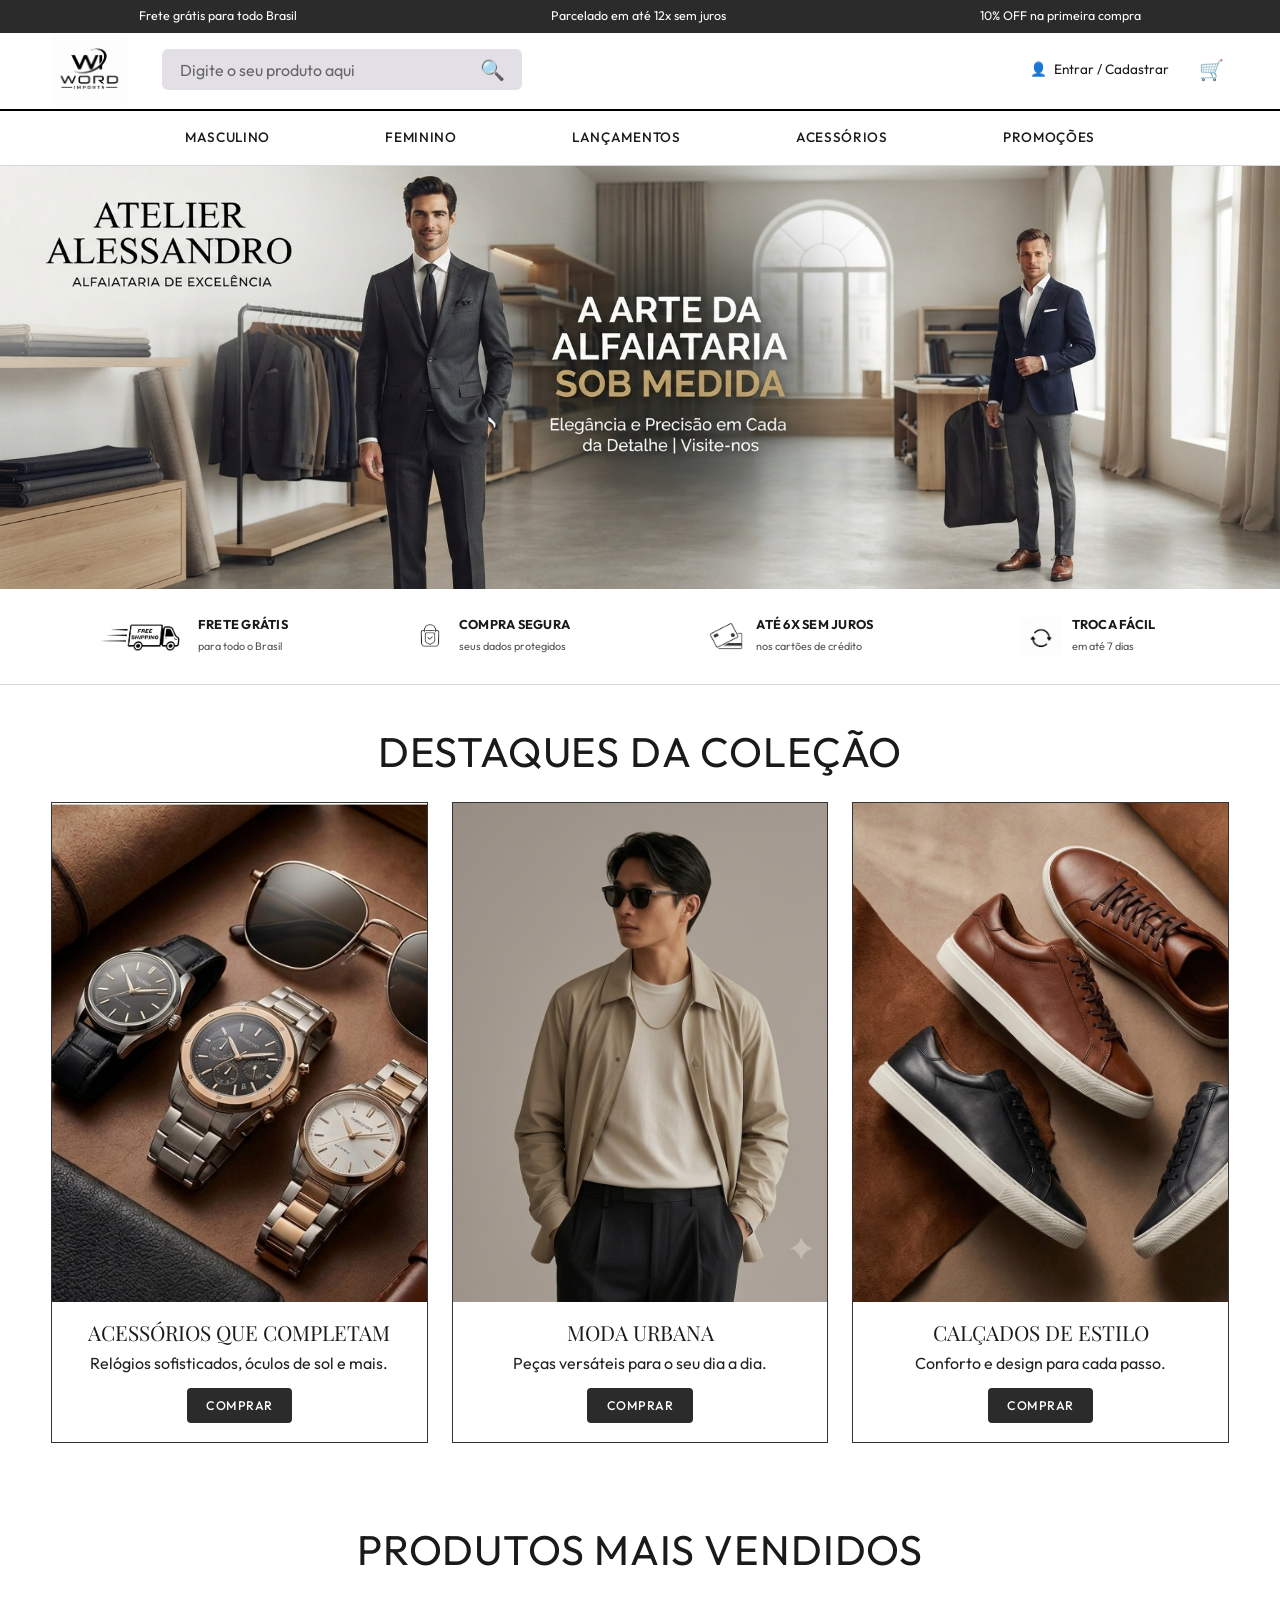
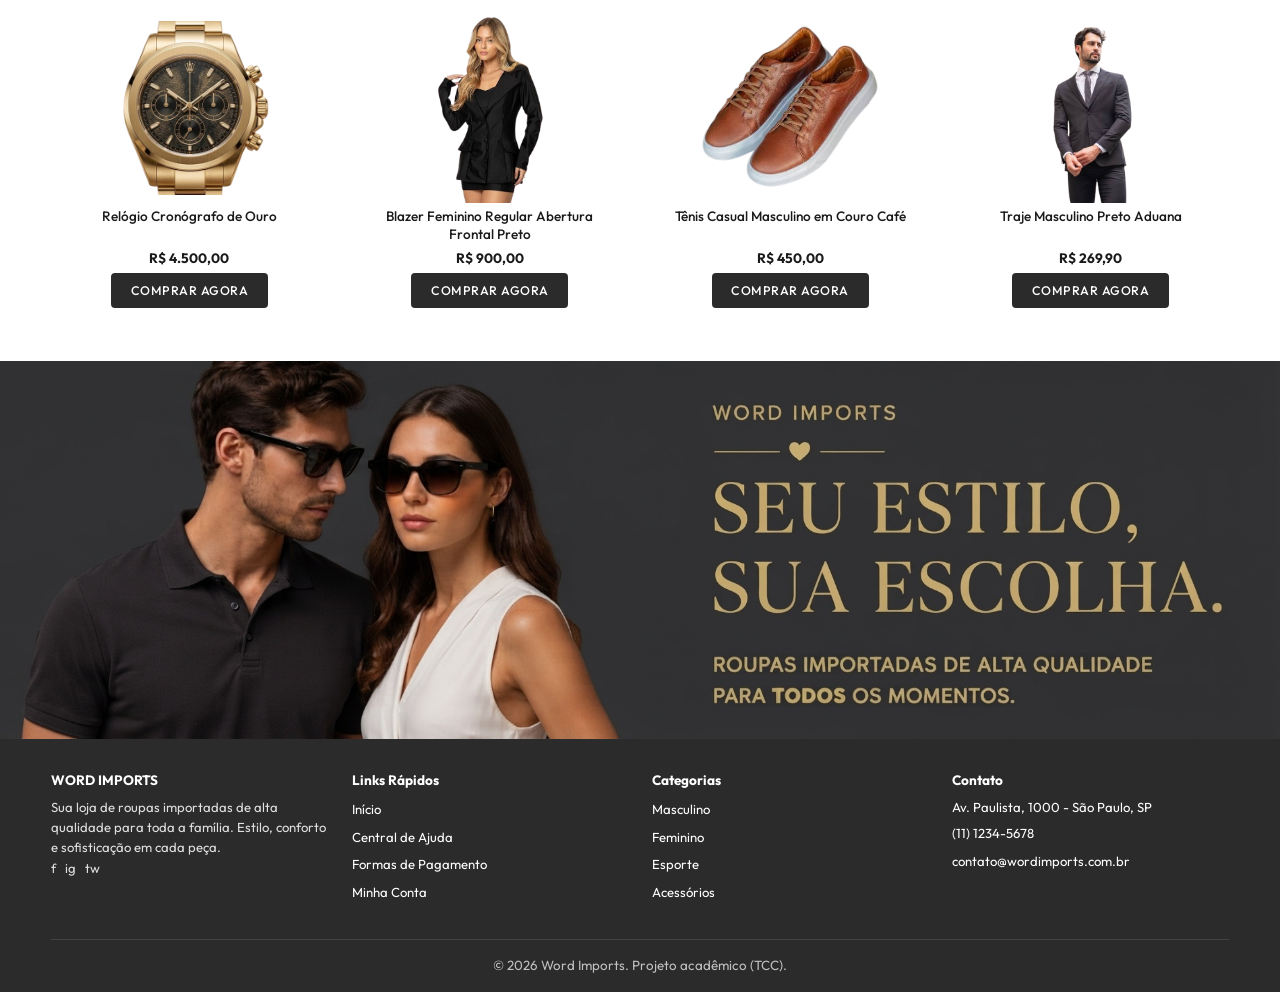
<file: index.html>
<!DOCTYPE html>
<html lang="pt-BR">
<head>
<meta charset="UTF-8">
<meta name="viewport" content="width=device-width, initial-scale=1">
<title>Word Imports – Moda importada</title>
<meta name="description" content="Word Imports – roupas importadas de alta qualidade para todos os momentos.">
<link rel="preconnect" href="https://fonts.googleapis.com">
<link href="https://fonts.googleapis.com/css2?family=Outfit:wght@400;500;700&family=Playfair+Display:wght@600&display=swap" rel="stylesheet">
<link rel="stylesheet" href="styles.css">
</head>
<body data-page="home" class="v2">
<div id="site-header"></div>
<main id="main">
<a class="hero-img" href="catalogo.html?c=masculino" aria-label="A arte da alfaiataria sob medida – ver coleção masculina"><img src="assets/novo/hero.jpg" alt="Atelier Alessandro – A arte da alfaiataria sob medida. Elegância e precisão em cada detalhe"></a>
<div class="wrap perks" role="list">
<a role="listitem" href="ajuda.html"><img src="assets/novo/i-frete.png" alt=""><span><b>Frete grátis</b><small>para todo o Brasil</small></span></a>
<a role="listitem" href="ajuda.html"><img src="assets/novo/i-seguro.png" alt=""><span><b>Compra segura</b><small>seus dados protegidos</small></span></a>
<a role="listitem" href="ajuda.html"><img src="assets/novo/i-cartao.png" alt=""><span><b>Até 6x sem juros</b><small>nos cartões de crédito</small></span></a>
<a role="listitem" href="trocas.html"><img src="assets/novo/i-troca.jpg" alt=""><span><b>Troca fácil</b><small>em até 7 dias</small></span></a></div>
<hr class="divider">
<section class="sec wrap" aria-labelledby="d"><h2 id="d">Destaques da coleção</h2><div class="feat">
<article><img src="assets/novo/dest-acessorios.png" alt="Relógios e óculos de sol sobre superfície de couro"><h3>Acessórios que completam</h3><p>Relógios sofisticados, óculos de sol e mais.</p><a class="btn" href="catalogo.html?c=acessorios">Comprar</a></article>
<article><img src="assets/novo/dest-moda.jpg" alt="Homem de óculos escuros com jaqueta bege"><h3>Moda urbana</h3><p>Peças versáteis para o seu dia a dia.</p><a class="btn" href="catalogo.html?c=masculino">Comprar</a></article>
<article><img src="assets/novo/dest-calcados.jpg" alt="Tênis casuais de couro"><h3>Calçados de estilo</h3><p>Conforto e design para cada passo.</p><a class="btn" href="catalogo.html?c=calcados">Comprar</a></article></div></section>
<section class="sec wrap" aria-labelledby="b"><h2 id="b">Produtos mais vendidos</h2><div class="best" id="best"></div></section>
<img class="brandimg" src="assets/novo/marca.jpg" alt="Word Imports – Seu estilo, sua escolha. Roupas importadas de alta qualidade para todos os momentos">
</main>
<div id="site-footer"></div>
<script src="script.js"></script>
</body>
</html>
</file>
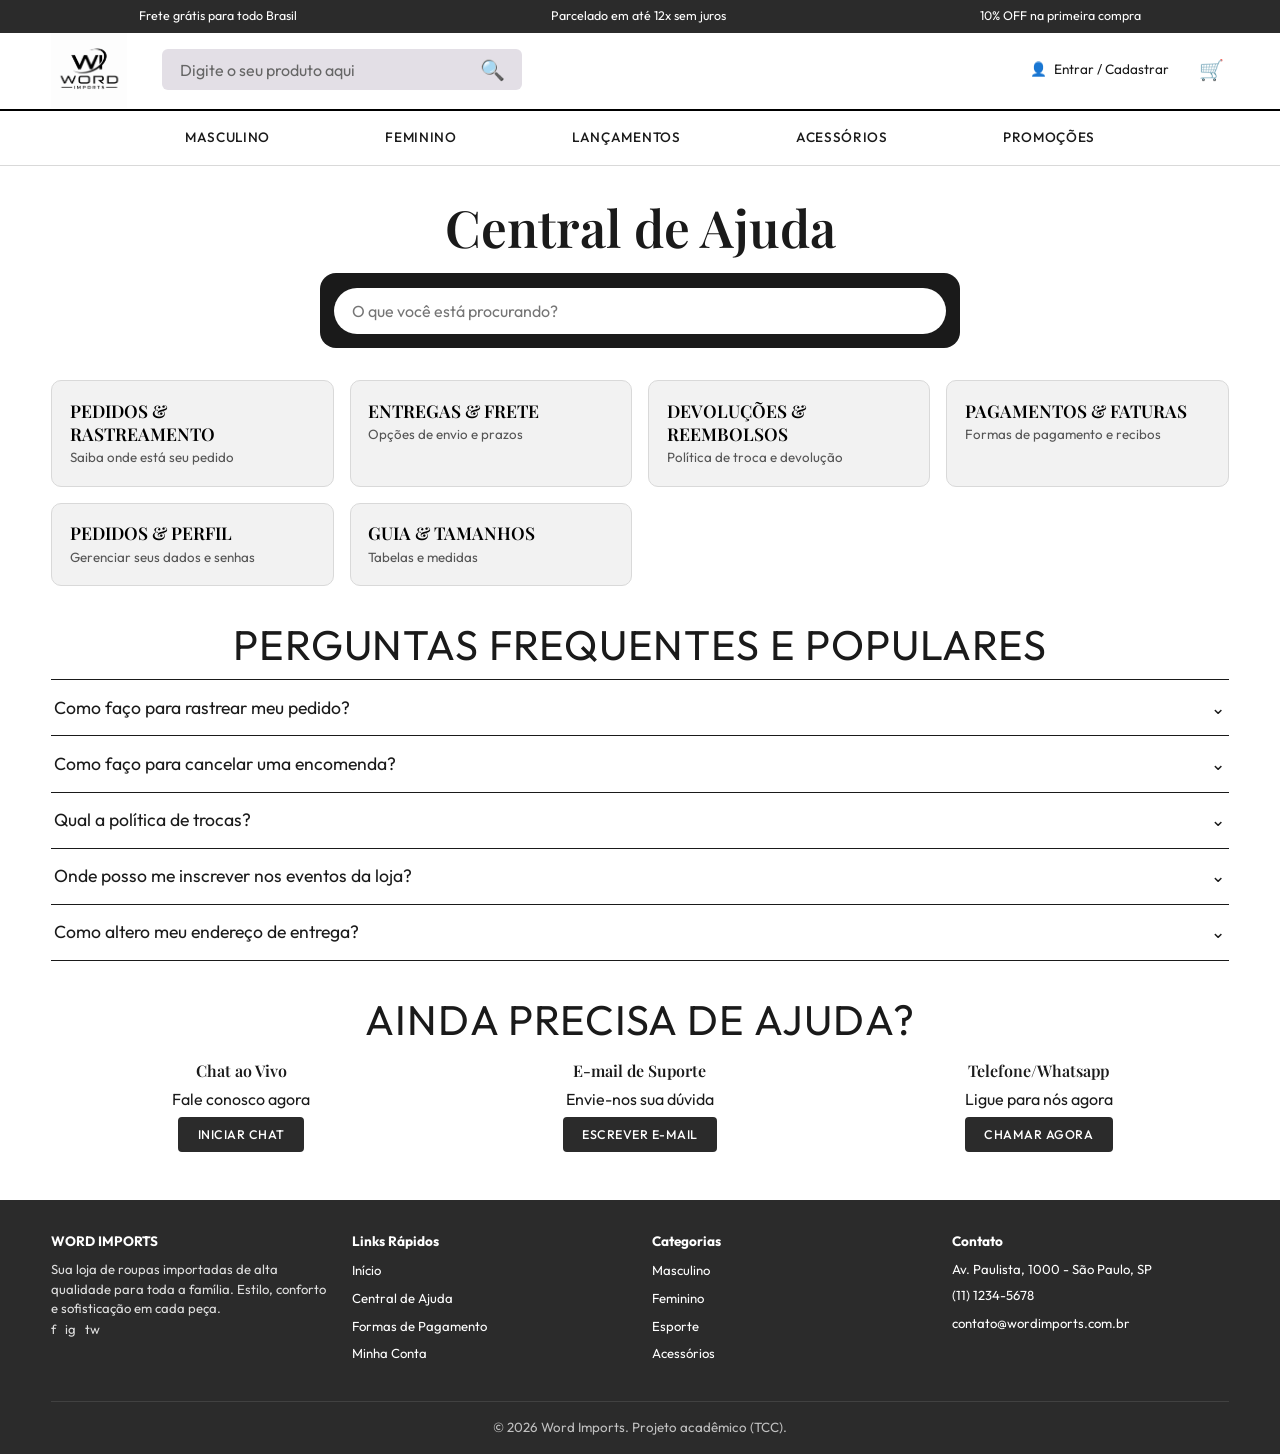
<file: ajuda.html>
<!DOCTYPE html>
<html lang="pt-BR">
<head>
<meta charset="UTF-8">
<meta name="viewport" content="width=device-width, initial-scale=1">
<title>Central de ajuda – Word Imports</title>
<meta name="description" content="Word Imports – roupas importadas de alta qualidade para todos os momentos.">
<link rel="preconnect" href="https://fonts.googleapis.com">
<link href="https://fonts.googleapis.com/css2?family=Outfit:wght@400;500;700&family=Playfair+Display:wght@600&display=swap" rel="stylesheet">
<link rel="stylesheet" href="styles.css">
</head>
<body data-page="ajuda" class="v2">
<div id="site-header"></div>
<main id="main" class="wrap"><h1 style="text-align:center;padding:2rem 0 1rem;font-size:clamp(2rem,6vw,3.2rem)">Central de Ajuda</h1>
<div class="help-search"><input id="hq" type="search" placeholder="O que você está procurando?" aria-label="Buscar nas perguntas frequentes"></div>
<div class="cats"><button data-info="ped"><b>PEDIDOS &amp; RASTREAMENTO</b><small>Saiba onde está seu pedido</small></button><button data-info="ent"><b>ENTREGAS &amp; FRETE</b><small>Opções de envio e prazos</small></button><a class="cats" href="trocas.html" style="display:block;margin:0"><button style="width:100%;height:100%"><b>DEVOLUÇÕES &amp; REEMBOLSOS</b><small>Política de troca e devolução</small></button></a><button data-info="pag"><b>PAGAMENTOS &amp; FATURAS</b><small>Formas de pagamento e recibos</small></button><button data-info="per"><b>PEDIDOS &amp; PERFIL</b><small>Gerenciar seus dados e senhas</small></button><button data-info="gui"><b>GUIA &amp; TAMANHOS</b><small>Tabelas e medidas</small></button></div>
<h2 style="margin-bottom:.5rem">PERGUNTAS FREQUENTES E POPULARES</h2><div id="faq"><details><summary>Como faço para rastrear meu pedido?</summary><p>Use o código de rastreio enviado por e-mail no site dos Correios.</p></details><details><summary>Como faço para cancelar uma encomenda?</summary><p>Entre em contato pelo chat antes do envio do pedido.</p></details><details><summary>Qual a política de trocas?</summary><p>Trocas em até 7 dias. Veja a página <a class="lnk" href="trocas.html">Trocas e devoluções</a>.</p></details><details><summary>Onde posso me inscrever nos eventos da loja?</summary><p>Assine a newsletter pelo chat e receba os convites.</p></details><details><summary>Como altero meu endereço de entrega?</summary><p>Em Minha conta &gt; Endereços, antes da confirmação do pedido.</p></details></div><p id="none" hidden style="padding:1rem">Nenhuma pergunta encontrada. Fale com a gente abaixo.</p>
<h2 id="contato" style="margin:2rem 0 1rem">AINDA PRECISA DE AJUDA?</h2><div class="contact"><div><b class="serif">Chat ao Vivo</b><span>Fale conosco agora</span><button class="btn sm" id="chat">Iniciar chat</button></div><div><b class="serif">E-mail de Suporte</b><span>Envie-nos sua dúvida</span><a class="btn sm" id="mail" href="#">Escrever E-mail</a></div><div><b class="serif">Telefone/Whatsapp</b><span>Ligue para nós agora</span><a class="btn sm" id="tel" href="#" target="_blank" rel="noopener">Chamar Agora</a></div></div></main>
<div id="site-footer"></div>
<script src="script.js"></script>
</body>
</html>
</file>
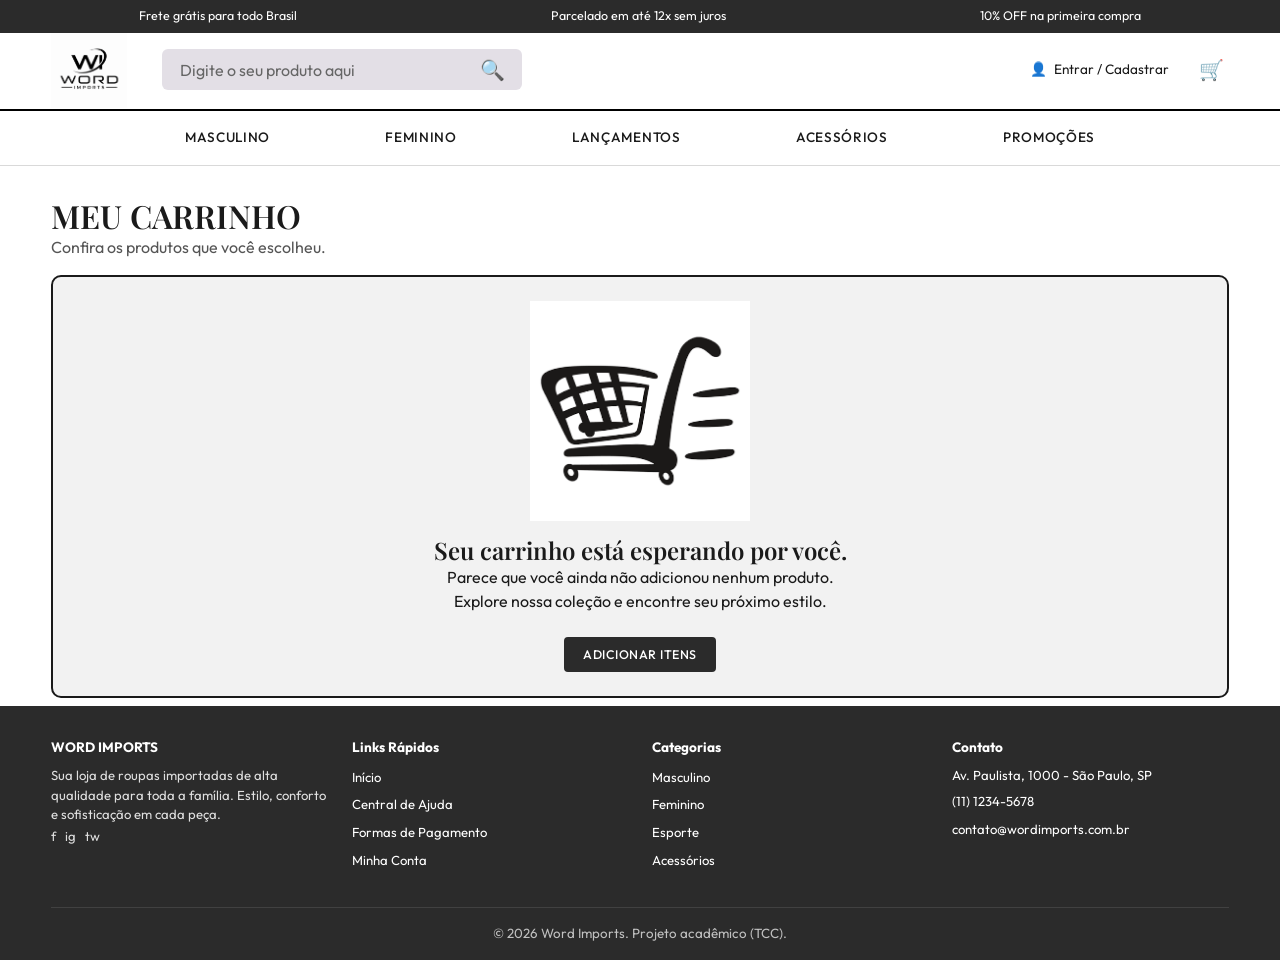
<file: carrinho.html>
<!DOCTYPE html>
<html lang="pt-BR">
<head>
<meta charset="UTF-8">
<meta name="viewport" content="width=device-width, initial-scale=1">
<title>Meu carrinho – Word Imports</title>
<meta name="description" content="Word Imports – roupas importadas de alta qualidade para todos os momentos.">
<link rel="preconnect" href="https://fonts.googleapis.com">
<link href="https://fonts.googleapis.com/css2?family=Outfit:wght@400;500;700&family=Playfair+Display:wght@600&display=swap" rel="stylesheet">
<link rel="stylesheet" href="styles.css">
</head>
<body data-page="cart" class="v2">
<div id="site-header"></div>
<main id="main" class="wrap"><div class="ptitle"><h1>MEU CARRINHO</h1><p>Confira os produtos que você escolheu.</p></div><section class="cartbox" id="cartBox" aria-live="polite"></section></main>
<div id="site-footer"></div>
<script src="script.js"></script>
</body>
</html>
</file>
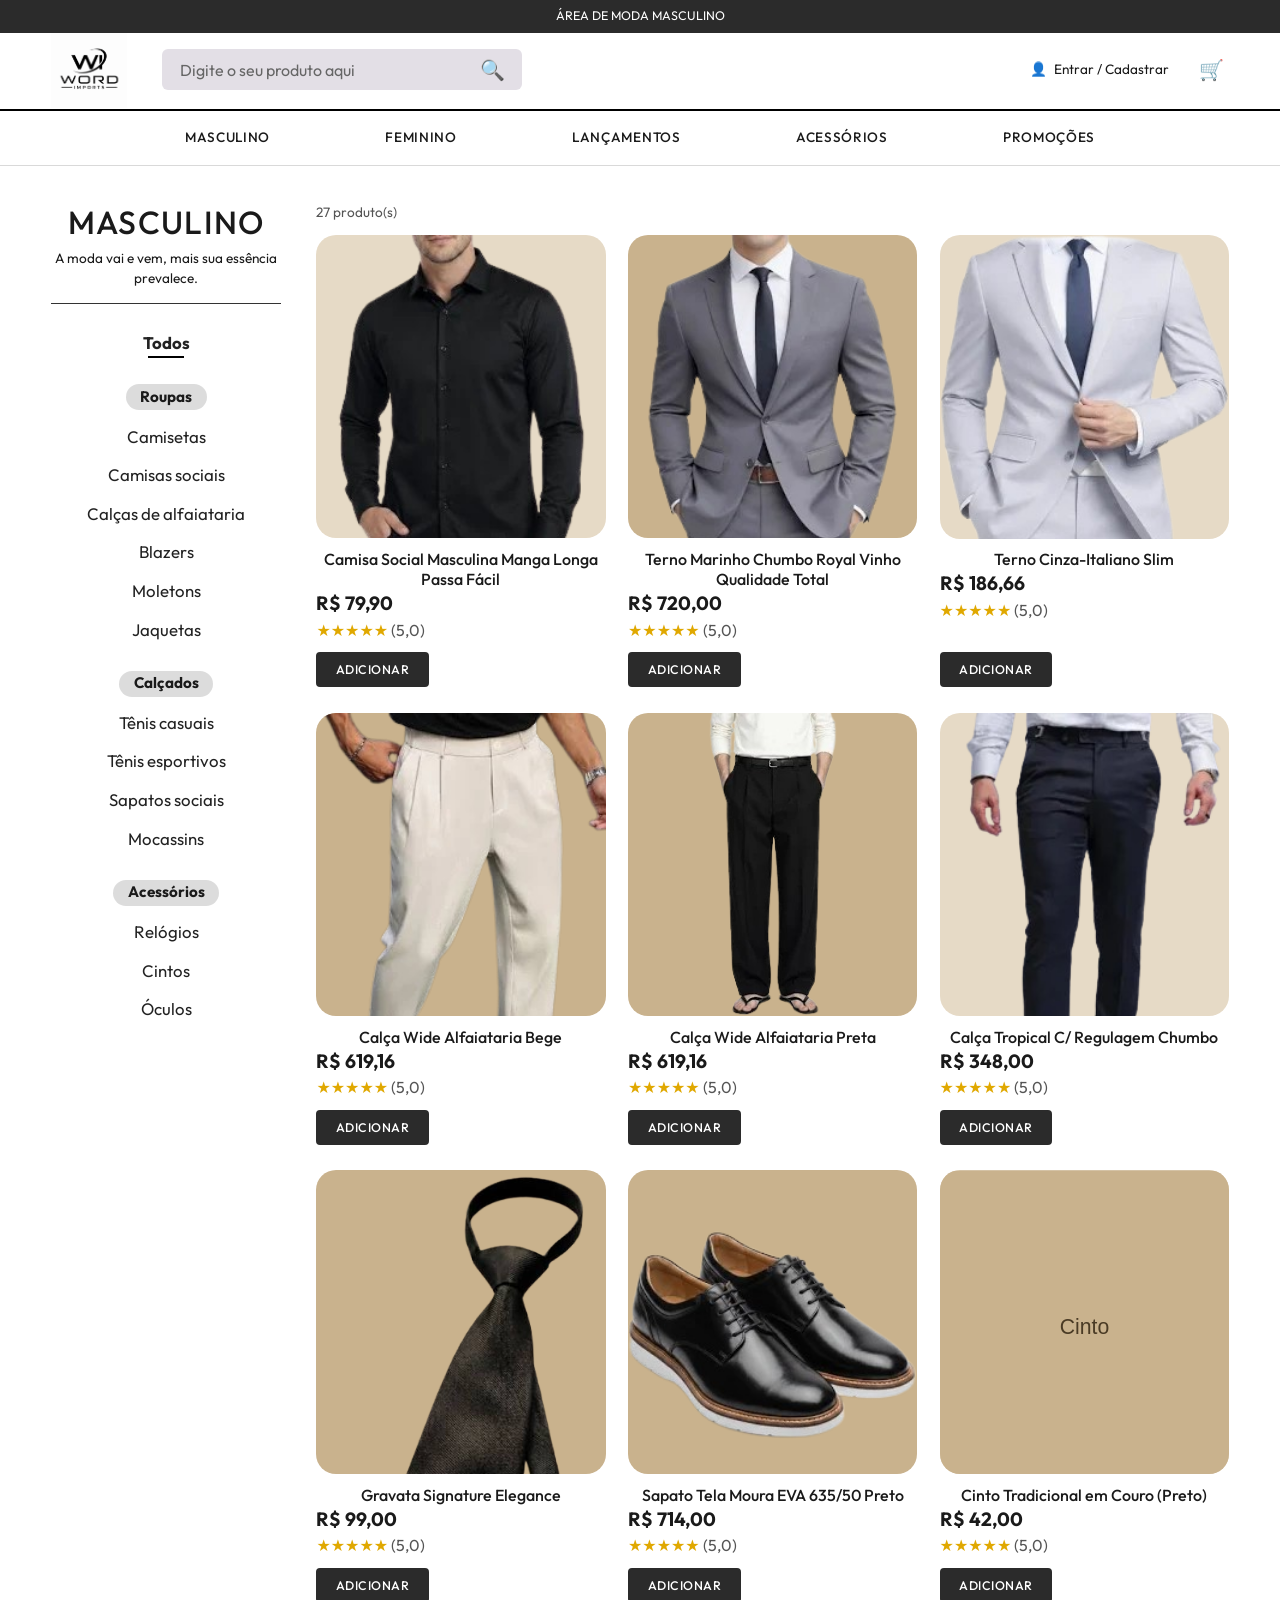
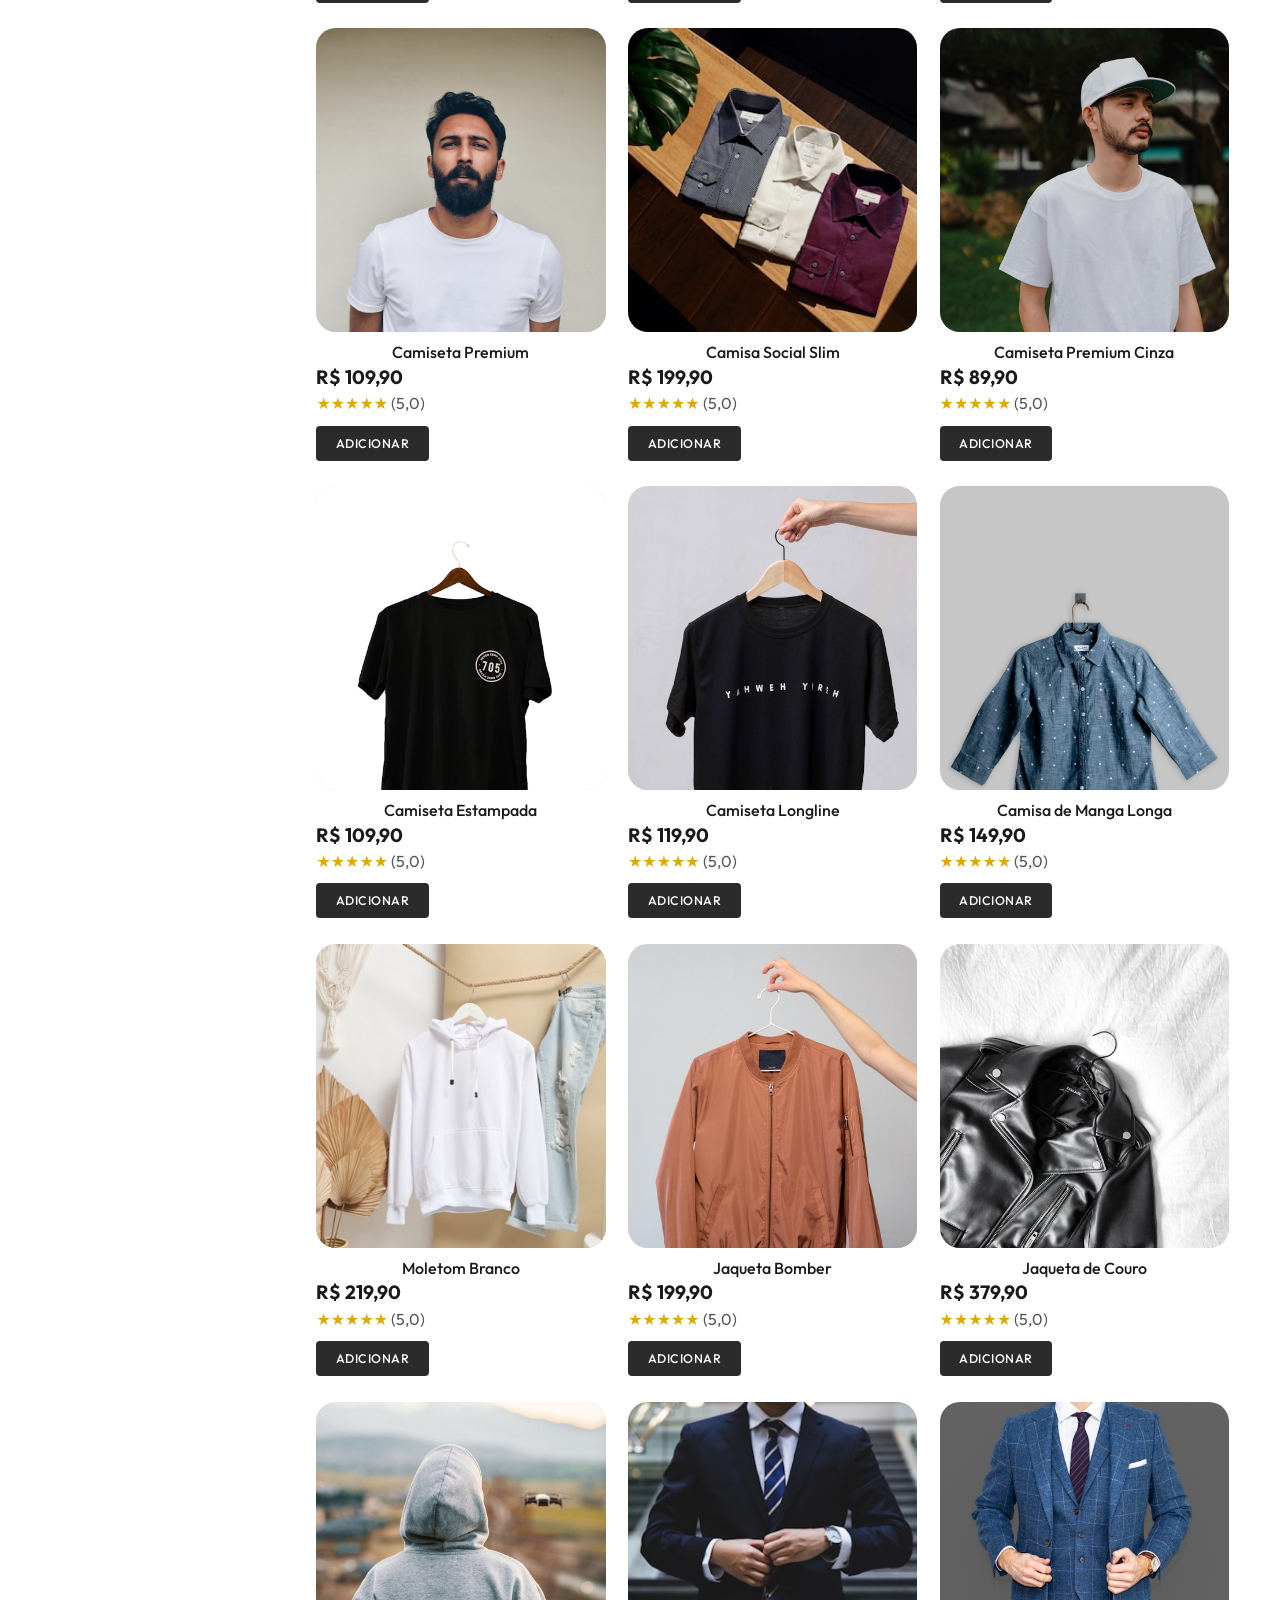
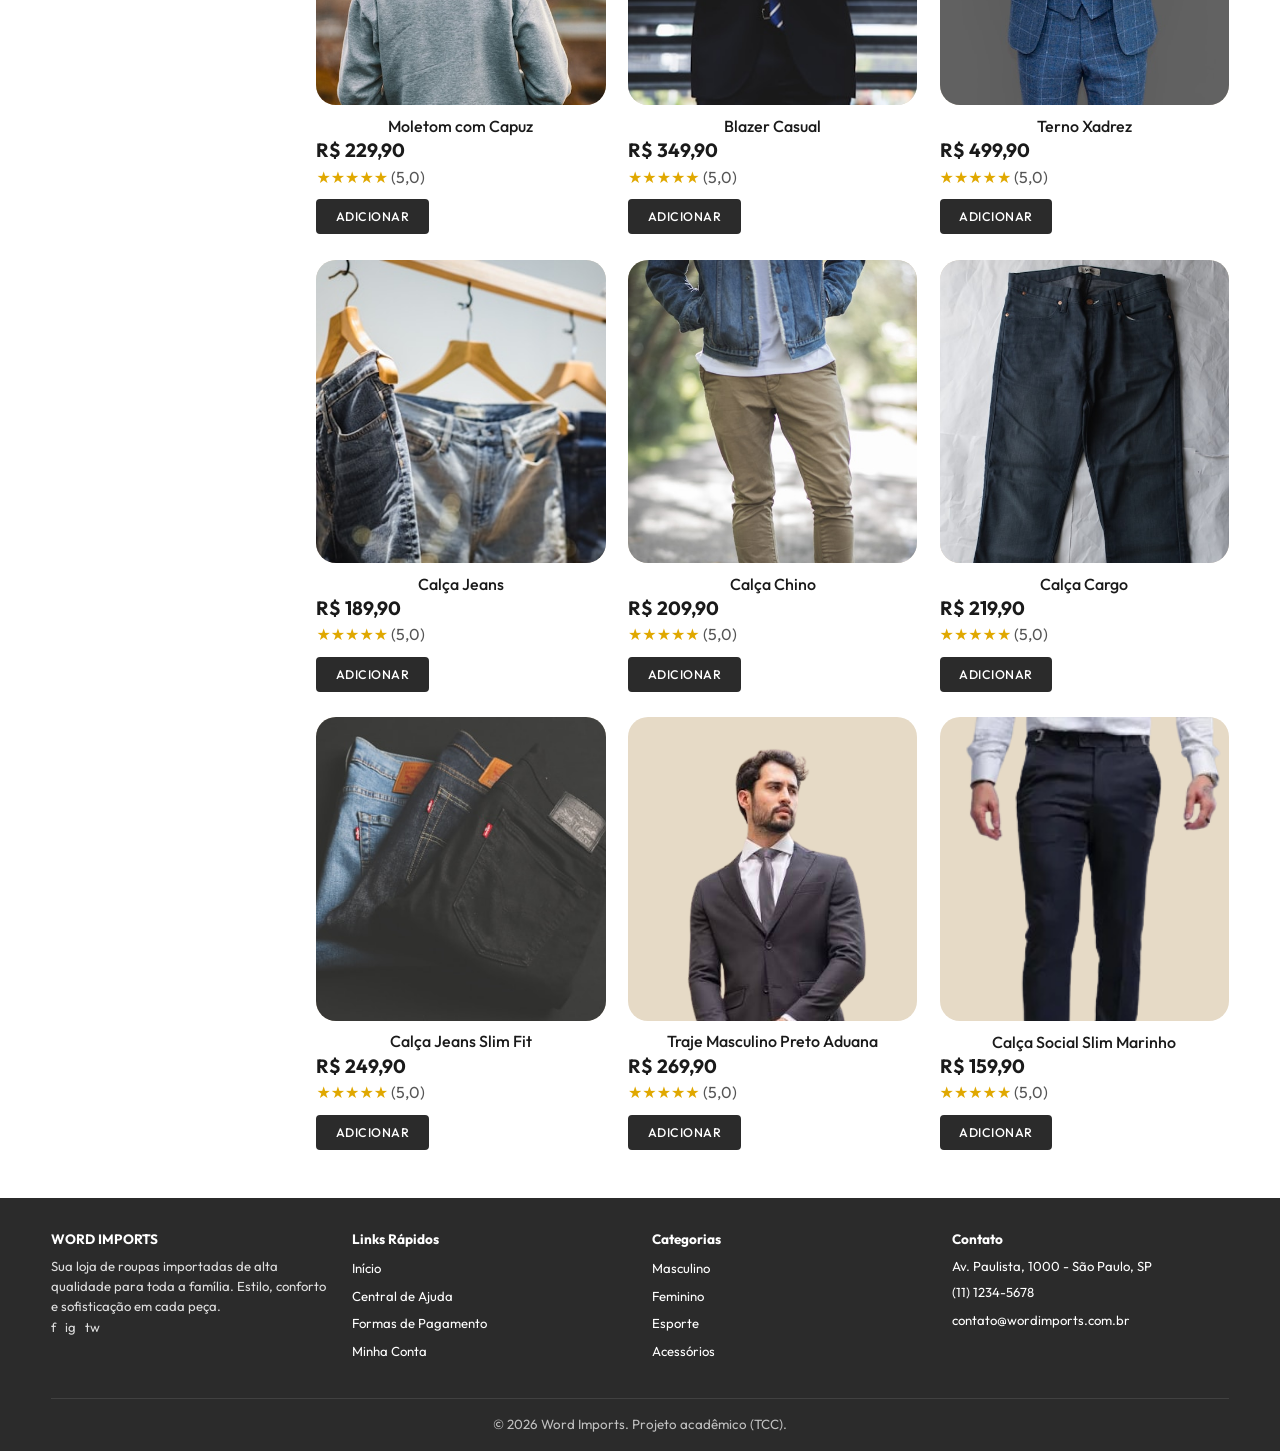
<file: catalogo.html>
<!DOCTYPE html>
<html lang="pt-BR">
<head>
<meta charset="UTF-8">
<meta name="viewport" content="width=device-width, initial-scale=1">
<title>Catálogo – Word Imports</title>
<meta name="description" content="Word Imports – roupas importadas de alta qualidade para todos os momentos.">
<link rel="preconnect" href="https://fonts.googleapis.com">
<link href="https://fonts.googleapis.com/css2?family=Outfit:wght@400;500;700&family=Playfair+Display:wght@600&display=swap" rel="stylesheet">
<link rel="stylesheet" href="styles.css">
</head>
<body data-page="catalogo" class="v2">
<div id="site-header"></div>
<main id="main"></main>
<div id="site-footer"></div>
<script src="script.js"></script>
</body>
</html>
</file>
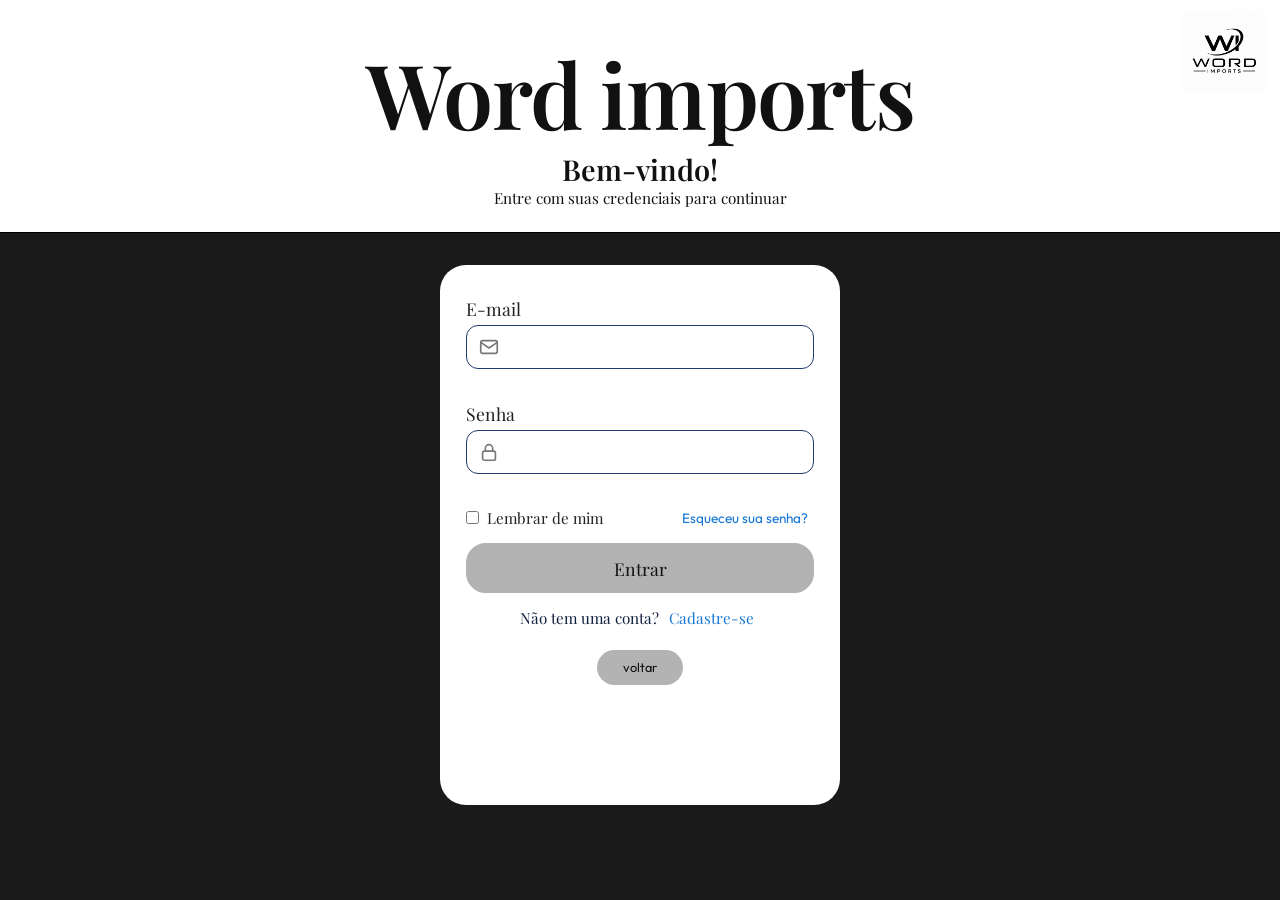
<file: login.html>
<!DOCTYPE html>
<html lang="pt-BR">
<head>
<meta charset="UTF-8">
<meta name="viewport" content="width=device-width, initial-scale=1">
<title>Entrar – Word Imports</title>
<meta name="description" content="Word Imports – roupas importadas de alta qualidade para todos os momentos.">
<link rel="preconnect" href="https://fonts.googleapis.com">
<link href="https://fonts.googleapis.com/css2?family=Outfit:wght@400;500;700&family=Playfair+Display:wght@600&display=swap" rel="stylesheet">
<link rel="stylesheet" href="styles.css">
</head>
<body data-page="login">
<div class="lg"><header class="lg-top"><img class="lg-logo" src="assets/novo/logo-login.png" alt="Word Imports"><h1>Word imports</h1><h2 id="ttl">Bem-vindo!</h2><p id="sub">Entre com suas credenciais para continuar</p></header>
<main class="lg-card"><form id="lf" novalidate aria-labelledby="ttl"><label id="nmL" hidden>Nome<input name="nome" autocomplete="name" style="border:1px solid #1f3a6e;border-radius:12px;height:44px"><span class="err"></span></label>
<label>E-mail<span class="ico"><svg viewBox="0 0 24 24" aria-hidden="true"><rect x="3" y="5" width="18" height="14" rx="2"/><path d="m3 7 9 6 9-6"/></svg><input name="email" type="email" autocomplete="email"></span><span class="err"></span></label>
<label>Senha<span class="ico"><svg viewBox="0 0 24 24" aria-hidden="true"><rect x="5" y="11" width="14" height="10" rx="2"/><path d="M8 11V8a4 4 0 0 1 8 0v3"/></svg><input name="senha" type="password" autocomplete="current-password"></span><span class="err"></span></label>
<div class="row"><label class="chk"><input type="checkbox"> Lembrar de mim</label><button type="button" class="lnk" id="forgot">Esqueceu sua senha?</button></div>
<button class="btn" id="go">Entrar</button>
<p id="swT" style="text-align:center">Não tem uma conta? <button type="button" class="lnk" id="sw">Cadastre-se</button></p>
<a class="lg-back" href="index.html">voltar</a></form></main></div>
<script src="script.js"></script>
</body>
</html>
</file>
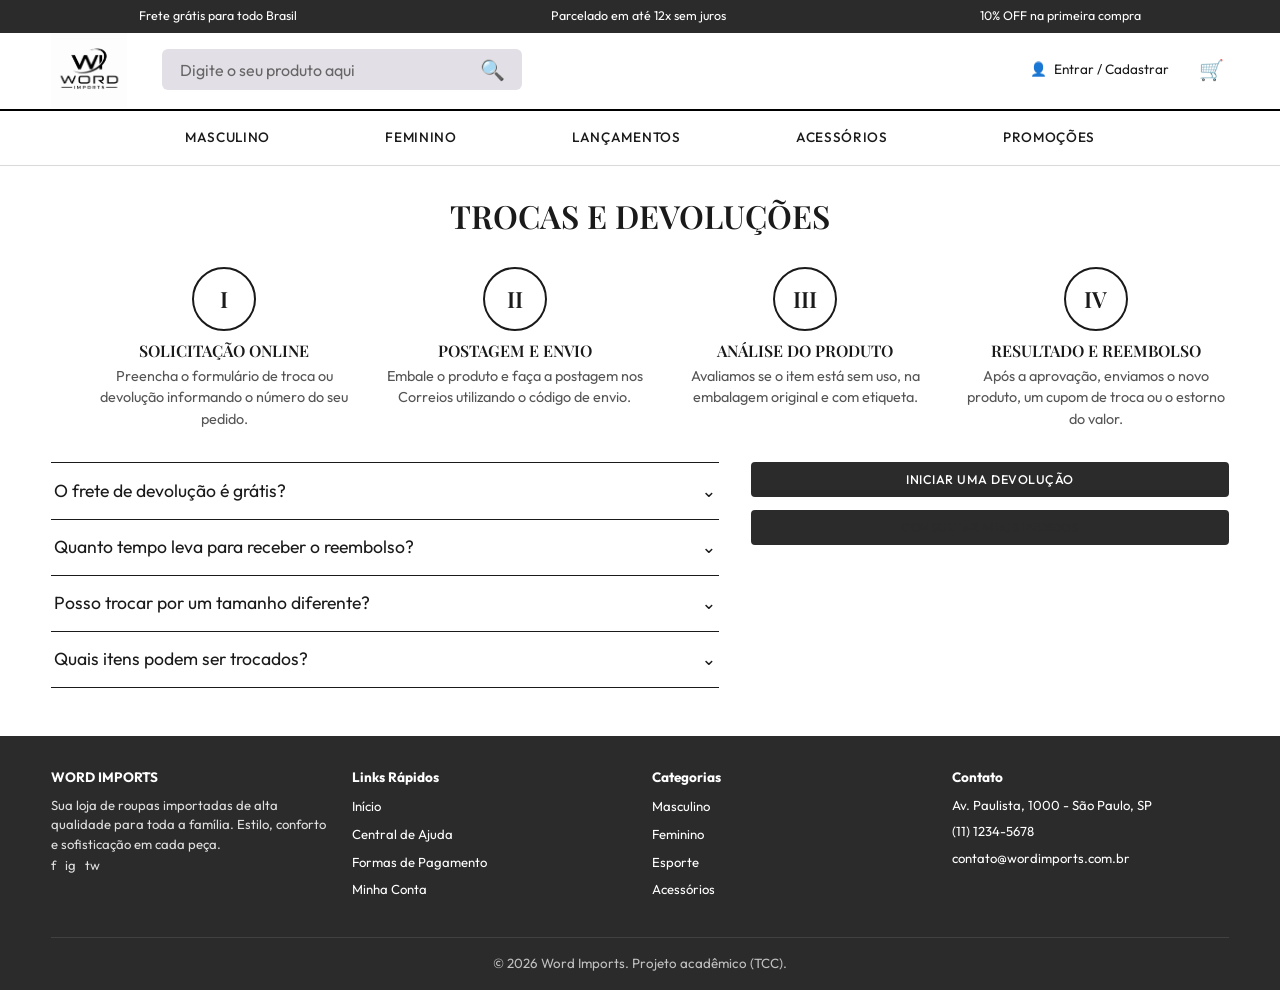
<file: trocas.html>
<!DOCTYPE html>
<html lang="pt-BR">
<head>
<meta charset="UTF-8">
<meta name="viewport" content="width=device-width, initial-scale=1">
<title>Trocas e devoluções – Word Imports</title>
<meta name="description" content="Word Imports – roupas importadas de alta qualidade para todos os momentos.">
<link rel="preconnect" href="https://fonts.googleapis.com">
<link href="https://fonts.googleapis.com/css2?family=Outfit:wght@400;500;700&family=Playfair+Display:wght@600&display=swap" rel="stylesheet">
<link rel="stylesheet" href="styles.css">
</head>
<body data-page="trocas" class="v2">
<div id="site-header"></div>
<main id="main" class="wrap"><h1 style="text-align:center;padding:2rem 0">TROCAS E DEVOLUÇÕES</h1>
<ol class="steps"><li><span>I</span><h3>SOLICITAÇÃO ONLINE</h3><p>Preencha o formulário de troca ou devolução informando o número do seu pedido.</p></li><li><span>II</span><h3>POSTAGEM E ENVIO</h3><p>Embale o produto e faça a postagem nos Correios utilizando o código de envio.</p></li><li><span>III</span><h3>ANÁLISE DO PRODUTO</h3><p>Avaliamos se o item está sem uso, na embalagem original e com etiqueta.</p></li><li><span>IV</span><h3>RESULTADO E REEMBOLSO</h3><p>Após a aprovação, enviamos o novo produto, um cupom de troca ou o estorno do valor.</p></li></ol>
<div class="split"><div><details><summary>O frete de devolução é grátis?</summary><p>Sim, para defeitos e erros nossos. Nos demais casos, o frete é por conta do cliente.</p></details><details><summary>Quanto tempo leva para receber o reembolso?</summary><p>Até 10 dias úteis após a análise do produto.</p></details><details><summary>Posso trocar por um tamanho diferente?</summary><p>Sim, sujeito à disponibilidade em estoque.</p></details><details><summary>Quais itens podem ser trocados?</summary><p>Itens sem uso, com etiqueta e embalagem original, em até 7 dias após o recebimento.</p></details></div>
<div class="stack"><button class="btn" id="ret">Iniciar uma Devolução</button><button class="btn ghost" id="ord">Consultar meus pedidos</button></div></div></main>
<div id="site-footer"></div>
<script src="script.js"></script>
</body>
</html>
</file>
<file: styles.css>
:root{--bg:#f2f6e6;--ink:#10203f;--navy:#0b3a82;--navy-d:#082a60;--line:#b9c4a8;--mut:#4a5670;--card:#e7eedb;--ok:#1d7a3c;--err:#b3261e;--r:10px}
*{box-sizing:border-box;margin:0}
html{scroll-behavior:smooth}
body{font-family:'Outfit',system-ui,sans-serif;background:var(--bg);color:var(--ink);line-height:1.5;overflow-x:hidden}
img{max-width:100%;display:block}
a{color:inherit;text-decoration:none}
h1,h2,h3,.serif{font-family:'Playfair Display',Georgia,serif;font-weight:600;line-height:1.15}
:focus-visible{outline:3px solid #f0a500;outline-offset:2px}
.wrap{width:min(1200px,92%);margin-inline:auto}
.skip{position:absolute;left:-999px}.skip:focus{left:8px;top:8px;background:#fff;padding:8px;z-index:99}
.btn{display:inline-block;border:2px solid var(--navy);background:var(--navy);color:#fff;padding:.7rem 1.4rem;border-radius:8px;font:500 1rem 'Outfit';cursor:pointer;text-align:center;transition:background .2s,transform .15s,color .2s}
.btn:hover{background:var(--navy-d)}.btn:active{transform:scale(.97)}
.btn.ghost{background:transparent;color:var(--navy)}.btn.ghost:hover{background:var(--navy);color:#fff}
.btn.sm{padding:.45rem .9rem;font-size:.9rem}
.topbar{background:var(--ink);color:#fff;text-align:center;font-size:.8rem;padding:.35rem;letter-spacing:.04em}
.hdr{background:#dfe7ee;position:sticky;top:0;z-index:20;border-bottom:1px solid var(--line)}
.hdr .wrap{display:flex;align-items:center;gap:1.2rem;min-height:68px;flex-wrap:wrap}
.logo img{height:46px;width:auto;mix-blend-mode:multiply}
.nav{display:flex;gap:1.6rem;margin-right:auto}
.nav a{font-weight:500;padding:.3rem 0;border-bottom:2px solid transparent;transition:border-color .2s,color .2s}
.nav a:hover,.nav a[aria-current]{border-color:var(--navy);color:var(--navy)}
.search{display:flex;background:#c9c9ea;border-radius:99px;padding:.25rem .8rem;align-items:center;min-width:200px}
.search input{border:0;background:none;font:inherit;padding:.3rem;width:100%;outline:none}
.search button,.ibtn{background:none;border:0;cursor:pointer;font-size:1.25rem;padding:.3rem;position:relative;color:var(--ink);border-radius:8px}
.ibtn:hover{background:rgba(0,0,0,.08)}
.badge{position:absolute;top:-4px;right:-6px;background:var(--navy);color:#fff;border-radius:99px;font-size:.7rem;min-width:18px;height:18px;line-height:18px;text-align:center}
.burger{display:none}
@media(max-width:820px){.burger{display:block;margin-left:auto}.nav{display:none;order:5;width:100%;flex-direction:column;gap:.2rem;padding-bottom:.8rem}.nav.open{display:flex}.search{order:4;flex:1}}
main{min-height:60vh}
.hero{display:grid;grid-template-columns:1fr 1fr;background:#b9b7cc;overflow:hidden}
.hero .txt{padding:clamp(1.5rem,5vw,4rem);display:flex;flex-direction:column;gap:.8rem;justify-content:center}
.hero h1{font-size:clamp(2rem,6vw,4.2rem);letter-spacing:.03em}
.hero .big{font:600 clamp(3.5rem,10vw,6rem)/1 'Playfair Display'}
.hero .tag{background:var(--ink);color:#fff;padding:.3rem .8rem;width:fit-content;font-size:.85rem}
.hero img{width:100%;height:100%;min-height:280px;object-fit:cover;object-position:top}
@media(max-width:700px){.hero{grid-template-columns:1fr}}
.perks{display:grid;grid-template-columns:repeat(auto-fit,minmax(180px,1fr));gap:1rem;padding:1.5rem 0;border-bottom:1px solid var(--line);text-align:center}
.perks a{padding:.5rem;border-radius:8px;transition:background .2s}.perks a:hover{background:var(--card)}
.perks b{display:block;font-family:'Playfair Display';font-size:1.1rem}.perks small{color:var(--mut)}
.sec{padding:2.5rem 0}.sec>h2,.wrap>h2{text-align:center;font-size:clamp(1.5rem,4vw,2.2rem);margin-bottom:1.5rem}
.feat{display:grid;grid-template-columns:repeat(auto-fit,minmax(240px,1fr));gap:1.2rem}
.feat article{background:var(--card);border:1px solid var(--line);text-align:center;padding-bottom:1rem;transition:transform .2s,box-shadow .2s}
.feat article:hover{transform:translateY(-3px);box-shadow:0 8px 18px rgba(16,32,63,.15)}
.feat img{width:100%;aspect-ratio:4/3;object-fit:cover;margin-bottom:.8rem}
.feat h3{font-size:1.15rem;padding:0 .6rem}.feat p{color:var(--mut);margin:.3rem 0 .8rem;padding:0 .6rem}
.grid{display:grid;grid-template-columns:repeat(4,1fr);gap:1.4rem}
@media(max-width:900px){.grid{grid-template-columns:repeat(3,1fr)}}@media(max-width:640px){.grid{grid-template-columns:repeat(2,1fr);gap:.8rem}}
.card{background:var(--card);border:1px solid var(--line);display:flex;flex-direction:column;transition:transform .2s,box-shadow .2s}
.card:hover{transform:translateY(-3px);box-shadow:0 8px 18px rgba(16,32,63,.15)}
.card img{width:100%;aspect-ratio:3/4;object-fit:cover;background:#ddd}
.card .in{padding:.7rem;display:flex;flex-direction:column;gap:.15rem;flex:1}
.card h3{font:600 1rem 'Outfit'}.stars{color:#e0a800;font-size:.85rem}.stars i{color:var(--mut);font-style:normal}
.price{font-weight:700;font-size:1.1rem}.card small{color:var(--mut)}
.card .btn{margin-top:auto;width:100%}
.banner{position:relative;background:var(--ink)}.banner img{width:100%;max-height:300px;object-fit:cover;object-position:left center;min-height:140px}
.ptitle{padding:2rem 0 1rem}.ptitle h1{font-size:2rem}.ptitle p{color:var(--mut)}
.empty{text-align:center;padding:3rem 1rem;grid-column:1/-1}
.brandband{background:var(--navy);color:#fff}.brandband .wrap{display:grid;grid-template-columns:1fr 1fr;align-items:center;gap:1rem}
.brandband img{height:100%;max-height:320px;width:100%;object-fit:cover;object-position:top}.brandband h2{font-size:clamp(1.8rem,5vw,3.2rem)}.brandband p{opacity:.85;margin-top:.5rem}
@media(max-width:700px){.brandband .wrap{grid-template-columns:1fr;padding-bottom:1.5rem}}
.ftr{background:var(--navy);color:#fff;padding:1.6rem 0}
.ftr .wrap{display:flex;flex-wrap:wrap;align-items:center;gap:1rem 2rem;justify-content:space-between}
.ftr .brand{font:600 1.5rem/1.1 'Playfair Display'}.ftr nav{display:flex;gap:1.5rem;flex-wrap:wrap}
.ftr a{transition:opacity .2s}.ftr a:hover{opacity:.7;text-decoration:underline}
.ftr small{width:100%;opacity:.7;text-align:center}
.steps{display:grid;grid-template-columns:repeat(auto-fit,minmax(200px,1fr));gap:1.5rem;text-align:center;padding-bottom:2rem}
.steps li{list-style:none}.steps span{display:grid;place-items:center;width:64px;height:64px;margin:0 auto .7rem;border:2px solid var(--ink);border-radius:50%;font:600 1.4rem 'Playfair Display'}
.steps h3{font-size:1rem;margin-bottom:.3rem}.steps p{font-size:.9rem;color:var(--mut)}
.split{display:grid;grid-template-columns:1.4fr 1fr;gap:2rem;align-items:start;padding-bottom:3rem}
@media(max-width:760px){.split{grid-template-columns:1fr}}
details{border-top:1px solid var(--ink)}details:last-of-type{border-bottom:1px solid var(--ink)}
summary{cursor:pointer;padding:.9rem .2rem;font-size:1.1rem;list-style:none;display:flex;justify-content:space-between;transition:background .2s}
summary:hover{background:var(--card)}summary::after{content:'⌄';transition:transform .2s}details[open] summary::after{transform:rotate(180deg)}
details p{padding:0 .2rem 1rem;color:var(--mut)}
.stack{display:flex;flex-direction:column;gap:.8rem}
.help-search{max-width:640px;margin:0 auto 2rem;background:var(--ink);border-radius:16px;padding:.9rem}
.help-search input{width:100%;border:0;border-radius:99px;padding:.7rem 1.1rem;font:inherit}
.cats{display:grid;grid-template-columns:repeat(auto-fit,minmax(260px,1fr));gap:1rem;margin-bottom:2rem}
.cats button{display:flex;flex-direction:column;text-align:left;gap:.2rem;background:var(--card);border:1px solid var(--line);border-radius:var(--r);padding:1.1rem;font:inherit;cursor:pointer;transition:transform .2s,border-color .2s}
.cats button:hover{transform:translateY(-3px);border-color:var(--navy)}.cats b{font:600 1.1rem 'Playfair Display'}.cats small{color:var(--mut)}
.contact{display:grid;grid-template-columns:repeat(auto-fit,minmax(220px,1fr));gap:1.2rem;text-align:center;padding-bottom:3rem}
.contact div{display:flex;flex-direction:column;align-items:center;gap:.4rem}
.cartbox{background:var(--card);border:2px solid var(--ink);border-radius:var(--r);padding:1.5rem;margin-bottom:3rem}
.cartbox.empty-s{text-align:center}.cartbox.empty-s img{width:220px;margin:0 auto 1rem}
.line{display:grid;grid-template-columns:80px 1fr auto;gap:1rem;align-items:center;padding:.8rem 0;border-bottom:1px solid var(--line)}
.line img{width:80px;height:100px;object-fit:cover}.qty{display:flex;align-items:center;gap:.5rem;margin-top:.3rem}
.qty button{width:32px;height:32px;border-radius:50%;border:1px solid var(--ink);background:#fff;cursor:pointer;font-size:1.1rem;transition:background .2s}.qty button:hover{background:var(--card)}
.link{background:none;border:0;color:var(--err);cursor:pointer;font:inherit;text-decoration:underline}
.sum{margin-top:1rem;display:grid;gap:.3rem;text-align:right}.sum .tot{font:700 1.4rem 'Outfit'}.ok{color:var(--ok)}
.auth{min-height:100vh;display:grid;grid-template-rows:auto 1fr;background:linear-gradient(#f2f6e6 0 30%,var(--navy) 30%)}
.auth header{text-align:center;padding:2rem 1rem}.auth h1{font-size:clamp(2.5rem,8vw,4.5rem)}
.acard{width:min(900px,92%);margin:0 auto 2rem;background:rgba(242,246,230,.95);border-radius:28px;padding:2rem;display:grid;grid-template-columns:1.3fr 1fr;gap:1.5rem;align-items:center;align-self:start}
.acard img{max-width:240px;margin:auto}@media(max-width:700px){.acard{grid-template-columns:1fr}.acard img{order:-1;max-width:150px}}
form{display:grid;gap:.9rem}label{font:600 1.05rem 'Playfair Display';display:grid;gap:.3rem}
input,select,textarea{font:1rem 'Outfit';padding:.7rem .9rem;border:2px solid var(--ink);border-radius:12px;background:#fff;transition:border-color .2s,box-shadow .2s;width:100%}
input:focus,select:focus,textarea:focus{border-color:var(--navy);box-shadow:0 0 0 3px rgba(11,58,130,.25);outline:none}
[aria-invalid=true]{border-color:var(--err)}.err{color:var(--err);font:.85rem 'Outfit';min-height:1em}
.row{display:flex;justify-content:space-between;gap:.5rem;flex-wrap:wrap;font-size:.95rem}.row a,.lnk{color:var(--navy);text-decoration:underline;background:none;border:0;font:inherit;cursor:pointer}
.chk{display:flex;align-items:center;gap:.5rem;font:400 1rem 'Outfit'}.chk input{width:auto}
dialog{border:0;border-radius:16px;padding:1.6rem;width:min(480px,92%);background:var(--bg);color:var(--ink)}
dialog::backdrop{background:rgba(8,20,45,.6)}dialog h2{font-size:1.4rem;margin-bottom:.8rem}dialog .acts{display:flex;gap:.6rem;justify-content:flex-end;margin-top:1rem}
.toast{position:fixed;bottom:20px;left:50%;transform:translate(-50%,30px);background:var(--ink);color:#fff;padding:.8rem 1.3rem;border-radius:10px;opacity:0;pointer-events:none;transition:.3s;z-index:50;max-width:90%}
.toast.show{opacity:1;transform:translate(-50%,0)}
@media(prefers-reduced-motion:reduce){*{transition:none!important;scroll-behavior:auto!important}}

/* ===== Novo design (v2): Home e Login ===== */
.v2{--bg:#fff;--ink:#1a1a1a;--card:#fff;--line:#d9d9d9;--mut:#555;--gold:#c9a24a;--dark:#2b2b2b;background:#fff}
.v2 .topbar{background:var(--dark);display:flex;justify-content:space-around;gap:.5rem;font-size:.78rem;padding:.45rem 1rem;letter-spacing:0}
.v2 .hdr{background:#fff;position:static}
.v2 .hdr .wrap{min-height:76px;gap:1.2rem}
.v2 .logo img{height:56px;mix-blend-mode:multiply}
.v2 .search{background:#e3dfe6;border-radius:6px;flex:0 1 360px;margin-left:1rem;margin-right:auto}
.v2 .login-link{display:flex;align-items:center;gap:.4rem;font-size:.85rem;padding:.4rem;border-radius:8px}.v2 .login-link:hover{background:#eee}
.v2 .navrow{border-bottom:1px solid var(--line);background:#fff;position:sticky;top:0;z-index:20}
.v2 .nav{justify-content:space-around;margin:0 auto;width:min(1000px,92%);padding:.7rem 0}
.v2 .nav a{font-weight:500;font-size:.85rem;letter-spacing:.05em;text-transform:uppercase}
.v2 .nav a:hover{color:#000;border-color:#000}
.v2 .btn{background:var(--dark);border-color:var(--dark);border-radius:4px;font-size:.78rem;text-transform:uppercase;letter-spacing:.04em;padding:.5rem 1.1rem}
.v2 .btn:hover{background:#000}
.v2 .hero-img{display:block;background:#eee;overflow:hidden}.v2 .hero-img img{width:100%;aspect-ratio:1792/592;object-fit:cover;transition:transform .6s}.v2 .hero-img:hover img{transform:scale(1.02)}
@media(max-width:600px){.v2 .hero-img img{aspect-ratio:16/9;object-position:30% center}}
.v2 .perks{border-bottom:0;padding:1.2rem 0;align-items:center}
.v2 .perks a{display:flex;align-items:center;justify-content:center;gap:.6rem;text-align:left}
.v2 .perks img{height:38px;width:auto;mix-blend-mode:multiply}
.v2 .perks b{font:700 .8rem 'Outfit';text-transform:uppercase;letter-spacing:.02em}.v2 .perks small{font-size:.68rem}
.v2 .divider{border:0;border-top:1px solid var(--line);margin:0}
.v2 .sec>h2,.v2 .wrap>h2{font:400 clamp(1.6rem,4.5vw,2.6rem) 'Outfit';text-transform:uppercase;letter-spacing:.02em}
.v2 .feat{gap:1.5rem}
.v2 .feat article{background:#fff;border:1px solid #333;padding-bottom:1.2rem}
.v2 .feat img{aspect-ratio:3/4;margin:0;object-fit:cover}
.v2 .feat h3{font:400 1.3rem 'Playfair Display',serif;text-transform:uppercase;margin-top:1rem}
.v2 .feat p{color:#222}
.v2 .best{display:grid;grid-template-columns:repeat(4,1fr);gap:1.5rem;text-align:center}
@media(max-width:800px){.v2 .best{grid-template-columns:repeat(2,1fr)}}
.v2 .best article{display:flex;flex-direction:column;align-items:center;gap:.3rem;padding:.8rem;transition:transform .2s}
.v2 .best article:hover{transform:translateY(-4px)}
.v2 .best img{height:190px;width:100%;object-fit:contain}
.v2 .best h3{font:500 .85rem 'Outfit';min-height:2.6em}.v2 .best .price{font-size:.85rem;font-weight:700}
.v2 .brandimg{display:block;width:100%;aspect-ratio:1899/560;object-fit:cover;min-height:130px;background:var(--dark)}
.v2 .ftr{background:var(--dark);padding:2rem 0 1rem}
.v2 .fgrid{display:grid;grid-template-columns:repeat(4,1fr);gap:1.5rem;font-size:.82rem}
@media(max-width:800px){.v2 .fgrid{grid-template-columns:repeat(2,1fr)}}@media(max-width:480px){.v2 .fgrid{grid-template-columns:1fr}}
.v2 .fgrid h3{font:700 .85rem 'Outfit';margin-bottom:.6rem}.v2 .fgrid ul{list-style:none;padding:0;display:grid;gap:.3rem}.v2 .fgrid p{opacity:.85}
.v2 .fgrid a{display:inline-block;padding:.1rem 0}
.v2 .ftr small{display:block;margin-top:1.2rem;padding-top:1rem;border-top:1px solid rgba(255,255,255,.15)}
/* login */
.lg{min-height:100vh;display:flex;flex-direction:column;background:#1a1a1a}
.lg-top{background:#fff;position:relative;text-align:center;padding:clamp(1.5rem,5vw,3rem) 1rem 1.5rem;border-bottom:1px solid #000}
.lg-top h1{font:600 clamp(2.8rem,10vw,5.6rem)/1 'Playfair Display',serif;letter-spacing:-.02em}
.lg-top h2{font:600 clamp(1.3rem,3vw,1.8rem) 'Playfair Display',serif;margin-top:.8rem}.lg-top p{font:.95rem 'Playfair Display',serif}
.lg-logo{position:absolute;top:10px;right:14px;height:clamp(52px,9vw,84px);width:auto;mix-blend-mode:multiply}
.lg-card{background:#fff;border-radius:26px;width:min(400px,92%);margin:2rem auto;padding:2rem 1.6rem}
.lg-card label{font:400 1.1rem 'Playfair Display',serif;color:#222}
.ico{position:relative;display:block}.ico svg{position:absolute;left:12px;top:50%;transform:translateY(-50%);width:22px;height:22px;fill:none;stroke:#777;stroke-width:1.8;pointer-events:none}
.ico input{padding-left:46px;border:1px solid #1f3a6e;border-radius:12px;height:44px}
.lg-card .row{font-size:.85rem}.lg-card .chk{font:400 .95rem 'Playfair Display',serif}.lg-card .lnk{color:#1677d6;text-decoration:none}.lg-card .lnk:hover{text-decoration:underline}
.lg-card #go{background:#b3b3b3;border-color:#b3b3b3;color:#111;border-radius:20px;font:400 1.1rem 'Playfair Display',serif;transition:background .2s,color .2s}
.lg-card #go:hover,.lg-card #go:focus-visible{background:#1a1a1a;border-color:#1a1a1a;color:#fff}
.lg-card #swT{font:400 .95rem 'Playfair Display',serif}
.lg-back{background:#b3b3b3;color:#111;border-radius:20px;padding:.5rem 1.6rem;font-size:.8rem;width:fit-content;margin:.4rem auto 0;transition:background .2s,color .2s}.lg-back:hover{background:#1a1a1a;color:#fff}
@media(max-width:820px){.v2 .navrow .nav{display:none;flex-direction:column;width:100%;padding:.5rem 4%}.v2 .navrow .nav.open{display:flex}.v2 .login-link span{display:none}.v2 .search{order:0;flex:1;margin:0}.v2 .topbar span:nth-child(n+2){display:none}.v2 .topbar{justify-content:center}}
[hidden]{display:none!important}
.lg-top{color:#111}

/* ===== Tema cinza global + catálogo com menu lateral ===== */
.v2{--navy:#2b2b2b;--navy-d:#000;--card:#f2f2f2;--line:#d9d9d9;--tan:#c9b28d}
.v2 .search input::placeholder{color:#666}
.v2 .hdr .wrap{border-bottom:2px solid #000;padding-bottom:.2rem}
.cat{display:grid;grid-template-columns:230px 1fr;gap:2.2rem;padding:2.2rem 0 3rem}
.side h1{font:500 2rem 'Outfit';letter-spacing:.04em;text-align:center}
.side .tag{text-align:center;font-size:.85rem;padding:.4rem 0 .9rem;border-bottom:1px solid #333;margin-bottom:1.2rem}
.side .grp{margin-top:1.4rem;display:flex;flex-direction:column;align-items:center}
.pill{background:#dcdcdc;border-radius:99px;padding:.1rem .9rem;font-weight:700;font-size:.95rem;margin-bottom:.4rem}
.sub{background:none;border:0;font:400 1.05rem 'Outfit';padding:.55rem .4rem;cursor:pointer;color:#222;position:relative;transition:color .2s}
.sub:hover{color:#000}.sub::after{content:'';position:absolute;left:20%;right:20%;bottom:.25rem;height:2px;background:#000;transform:scaleX(0);transition:transform .2s}
.sub:hover::after,.sub.on::after{transform:scaleX(1)}.sub.on{font-weight:700}
.side>.sub{display:block;margin:0 auto}
.cnt{font-size:.85rem;color:var(--mut);margin-bottom:.8rem}
.pgrid{display:grid;grid-template-columns:repeat(3,1fr);gap:1.6rem 1.4rem}
.nosid{grid-template-columns:1fr}.nosid .side h1{text-align:left}.nosid .pgrid{grid-template-columns:repeat(4,1fr)}
.pc{display:flex;flex-direction:column;gap:.15rem}
.pimg{background:var(--tan);border-radius:20px;overflow:hidden;aspect-ratio:1/1.05;margin-bottom:.5rem}
.pimg img{width:100%;height:100%;object-fit:cover;transition:transform .35s}.pc:hover .pimg img{transform:scale(1.05)}
.pc h3{font:500 1rem/1.25 'Outfit';text-align:center}.pc .price{font:700 1.2rem 'Outfit'}.pc .stars{font-size:1rem}
.pc .btn{margin-top:.5rem;width:fit-content}
@media(max-width:900px){.nosid .pgrid{grid-template-columns:repeat(3,1fr)}}
@media(max-width:800px){.cat{grid-template-columns:1fr;gap:1rem}.side h1,.side .tag{text-align:left}.side{display:flex;flex-wrap:wrap;gap:.3rem;align-items:center}.side h1,.side .tag{width:100%}
 .side .grp{flex-direction:row;flex-wrap:wrap;margin:0;gap:.2rem}.pill{margin:0 .3rem 0 0}.sub{border:1px solid #bbb;border-radius:99px;padding:.3rem .8rem;font-size:.9rem}.sub.on{background:#2b2b2b;color:#fff}.sub::after{display:none}.side>.sub{margin:0}
 .pgrid,.nosid .pgrid{grid-template-columns:repeat(2,1fr);gap:1rem .8rem}}
.pimg{background:#e6dac6}.pimg.tan{background:var(--tan)}.pimg img{object-position:center top}
.v2 .hdr .wrap{border-bottom:0}.v2 .hdr{border-bottom:2px solid #000}
.v2 .logo img{height:76px;margin:-10px 0}
.pc .btn{margin-top:auto}.pc .stars{margin-bottom:.5rem}
</file>
